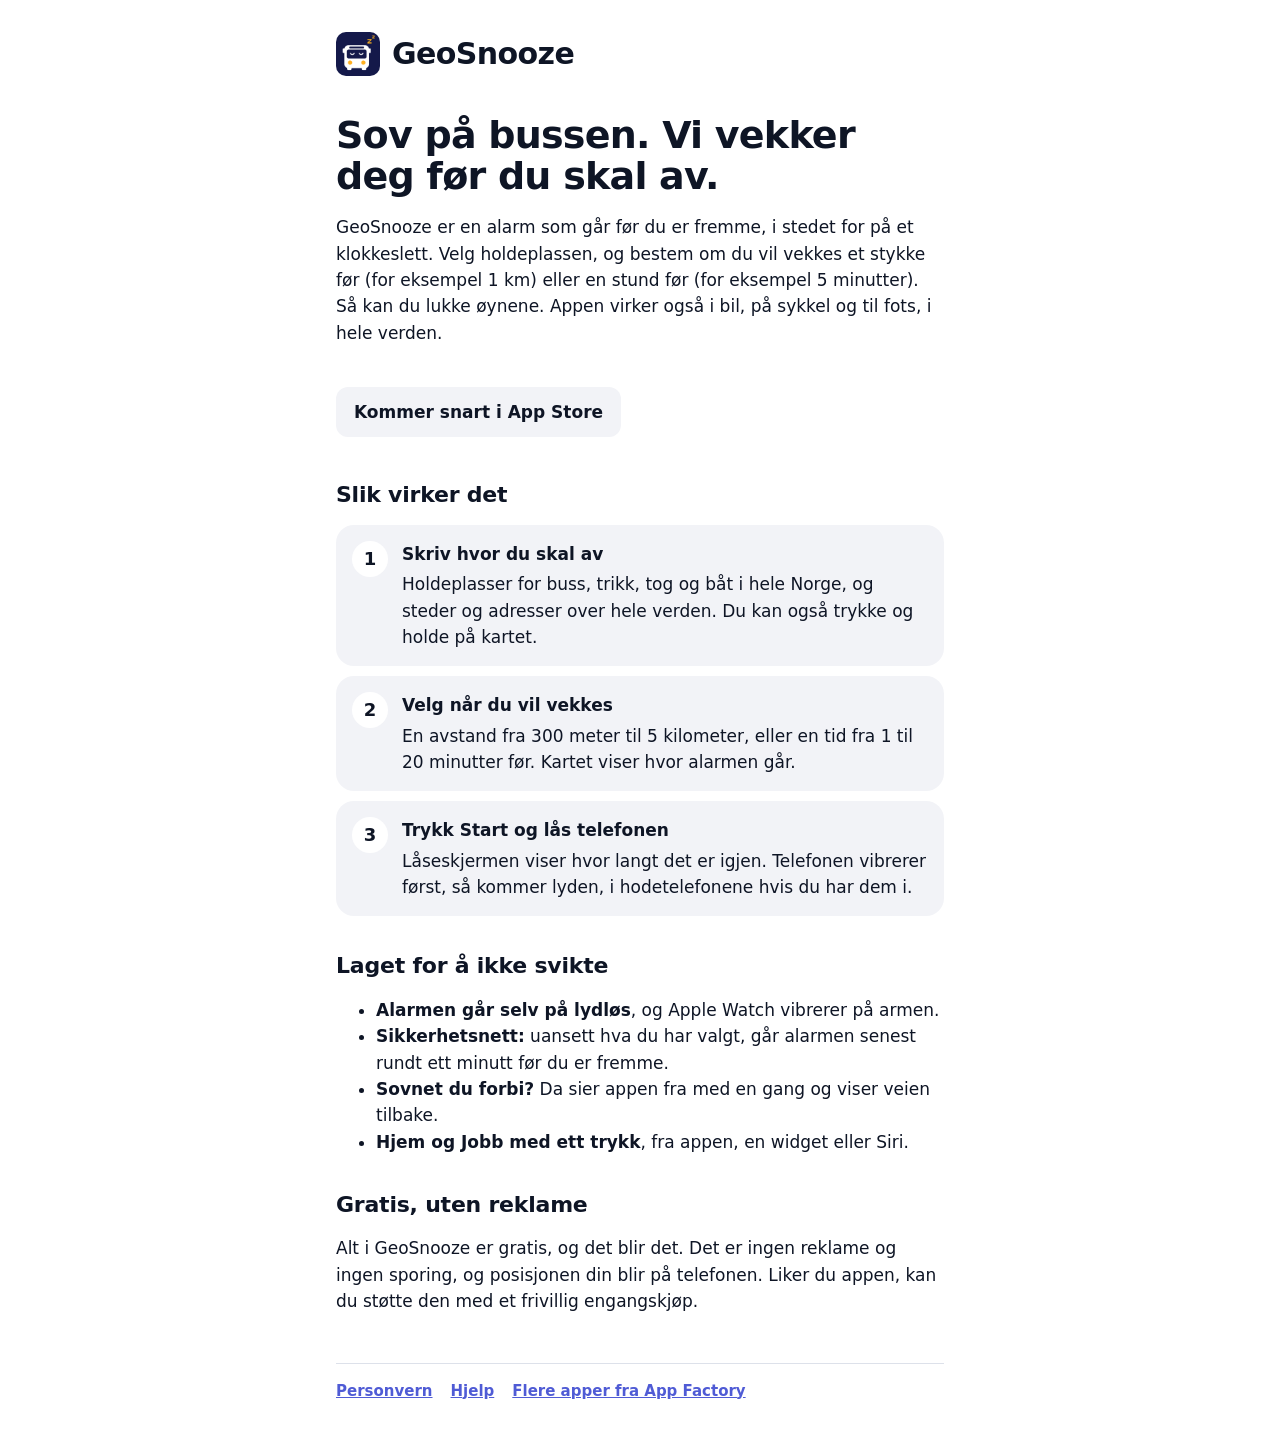
<file: index.html>
<!doctype html>
<html lang="nb">
<head>
<meta charset="utf-8">
<meta name="viewport" content="width=device-width, initial-scale=1">
<title>GeoSnooze – vekker deg før holdeplassen</title>
<meta name="description" content="Sov trygt på bussen, trikken eller toget. GeoSnooze vekker deg før du skal av.">
<meta name="theme-color" content="#FFFFFF">
<link rel="icon" href="./icon.png">
<link rel="apple-touch-icon" href="./icon.png">
<link rel="alternate" hreflang="nb" href="./">
<link rel="alternate" hreflang="x-default" href="./">
<link rel="stylesheet" href="./style.css">
</head>
<body>
<main>
  <a class="brand" href="./"><img src="./icon.png" alt="" width="44" height="44"><span>GeoSnooze</span></a>
  <h1>Sov på bussen. Vi vekker deg før du skal av.</h1>
  <p>GeoSnooze er en alarm som går før du er fremme, i stedet for på et klokkeslett. Velg holdeplassen,
    og bestem om du vil vekkes et stykke før (for eksempel 1 km) eller en stund før (for eksempel 5 minutter).
    Så kan du lukke øynene. Appen virker også i bil, på sykkel og til fots, i hele verden.</p>
  <p class="store-soon">Kommer snart i App Store</p>

  <h2>Slik virker det</h2>
  <ol class="steps">
    <li><b>Skriv hvor du skal av</b><span>Holdeplasser for buss, trikk, tog og båt i hele Norge, og steder og adresser
      over hele verden. Du kan også trykke og holde på kartet.</span></li>
    <li><b>Velg når du vil vekkes</b><span>En avstand fra 300 meter til 5 kilometer, eller en tid fra 1 til 20 minutter
      før. Kartet viser hvor alarmen går.</span></li>
    <li><b>Trykk Start og lås telefonen</b><span>Låseskjermen viser hvor langt det er igjen. Telefonen vibrerer først,
      så kommer lyden, i hodetelefonene hvis du har dem i.</span></li>
  </ol>

  <h2>Laget for å ikke svikte</h2>
  <ul>
    <li><strong>Alarmen går selv på lydløs</strong>, og Apple Watch vibrerer på armen.</li>
    <li><strong>Sikkerhetsnett:</strong> uansett hva du har valgt, går alarmen senest rundt ett minutt før du er fremme.</li>
    <li><strong>Sovnet du forbi?</strong> Da sier appen fra med en gang og viser veien tilbake.</li>
    <li><strong>Hjem og Jobb med ett trykk</strong>, fra appen, en widget eller Siri.</li>
  </ul>

  <h2>Gratis, uten reklame</h2>
  <p>Alt i GeoSnooze er gratis, og det blir det. Det er ingen reklame og ingen sporing, og posisjonen din blir
    på telefonen. Liker du appen, kan du støtte den med et frivillig engangskjøp.</p>
  <footer>
    <a href="personvern/">Personvern</a>
    <a href="support/">Hjelp</a>
    <a href="/">Flere apper fra App Factory</a>
  </footer>
</main>
</body>
</html>
</file>
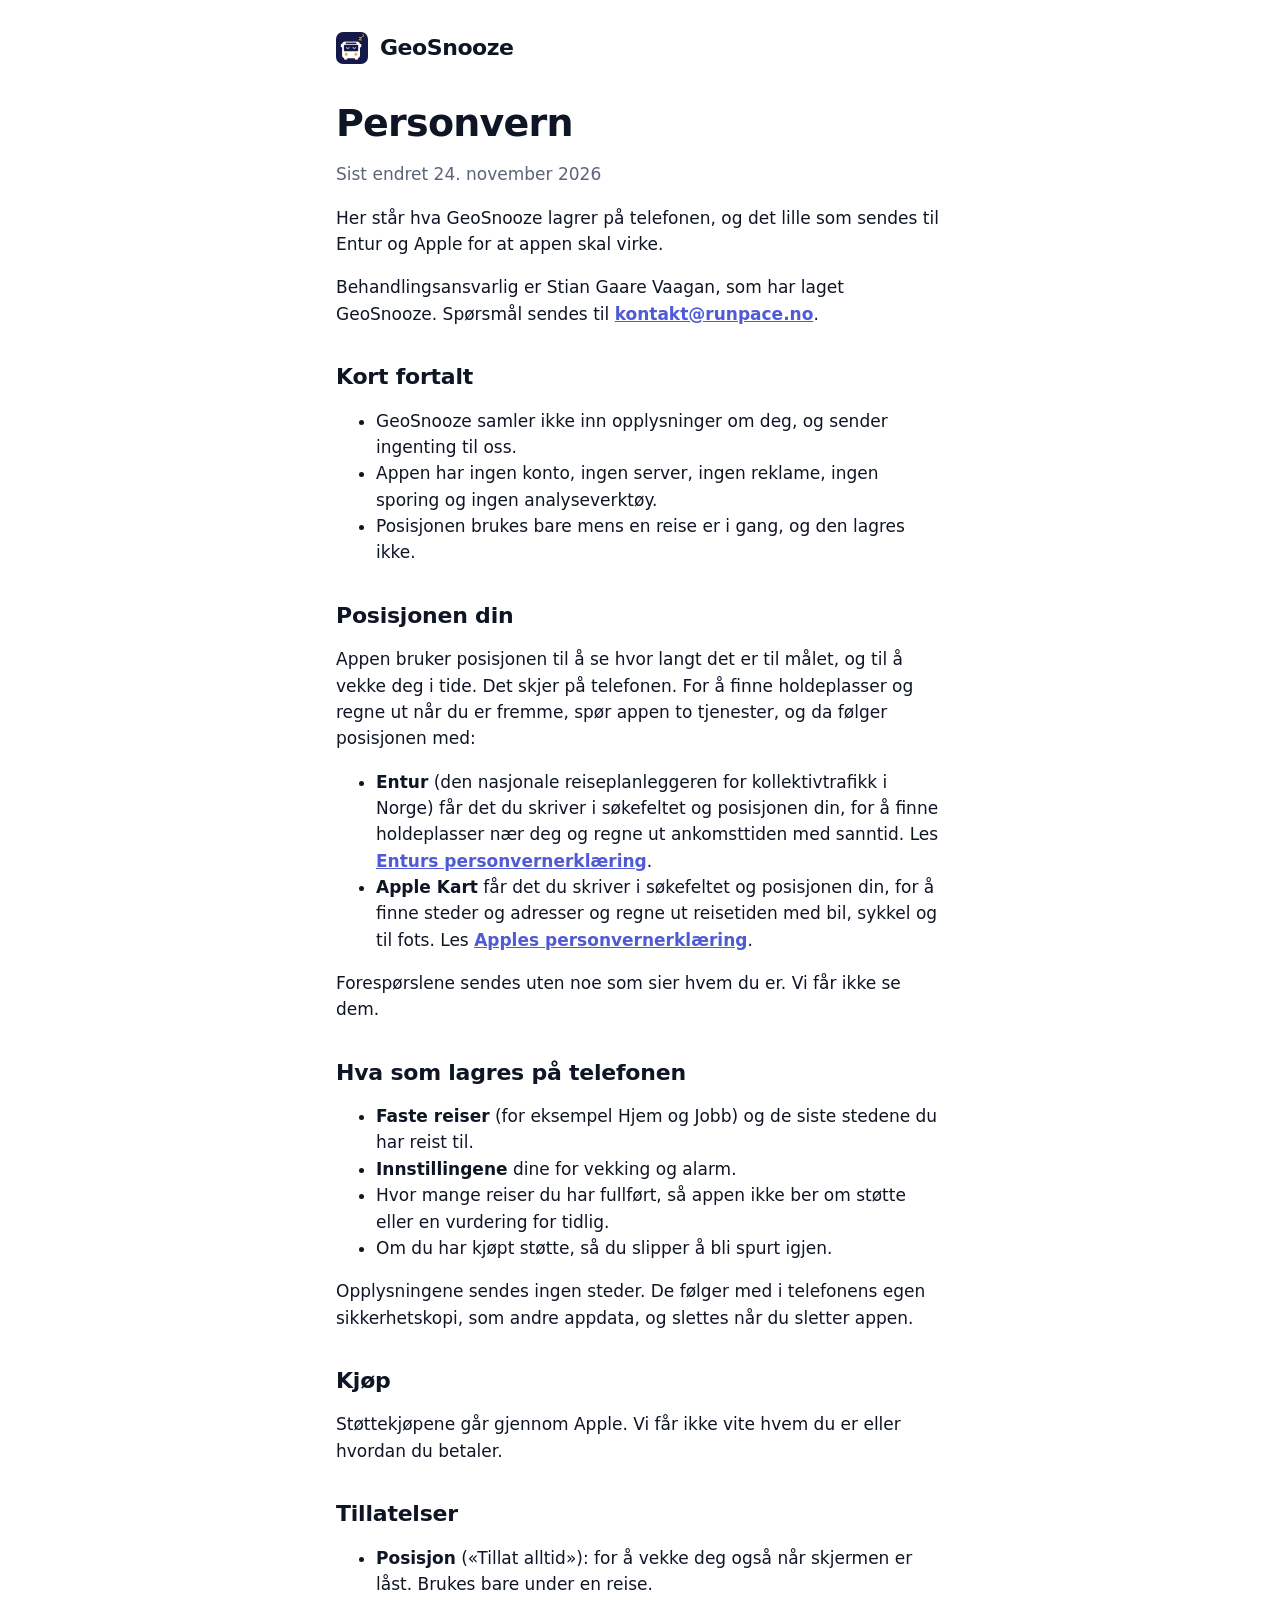
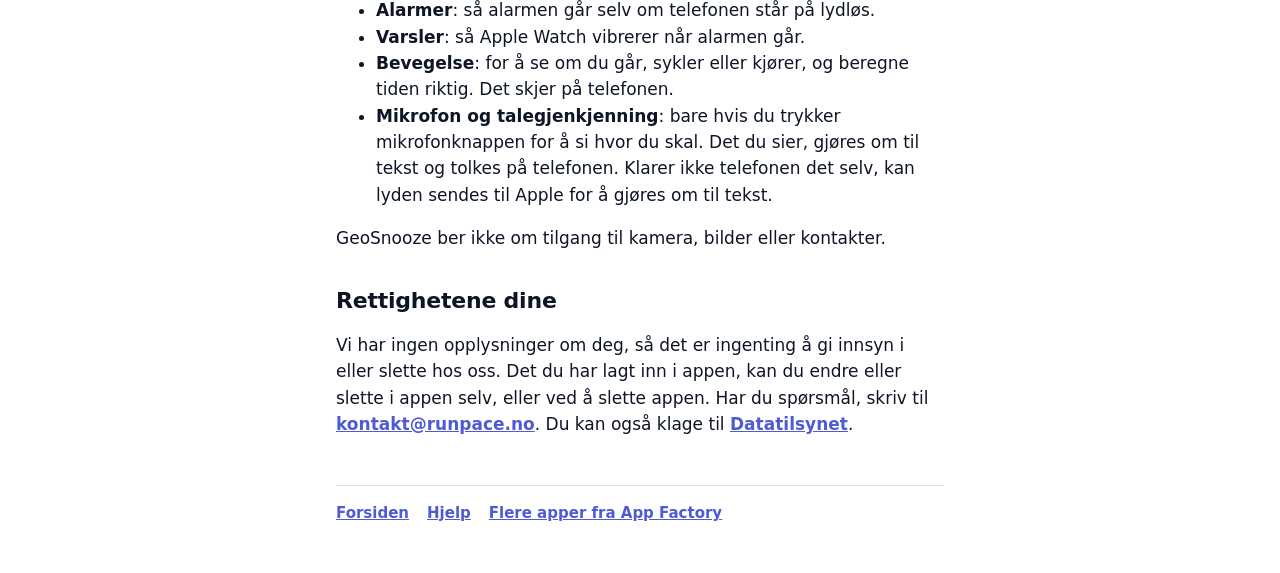
<file: personvern/index.html>
<!doctype html>
<html lang="nb">
<head>
<meta charset="utf-8">
<meta name="viewport" content="width=device-width, initial-scale=1">
<title>Personvern – GeoSnooze</title>
<meta name="description" content="GeoSnooze samler ikke inn opplysninger om deg. Her står hva appen lagrer på telefonen, og hva som sendes til Entur og Apple.">
<meta name="theme-color" content="#FFFFFF">
<link rel="icon" href="../icon.png">
<link rel="apple-touch-icon" href="../icon.png">
<link rel="alternate" hreflang="nb" href="../personvern/">
<link rel="alternate" hreflang="x-default" href="../personvern/">
<link rel="stylesheet" href="../style.css">
</head>
<body>
<main>
  <a class="brand small" href="../"><img src="../icon.png" alt="" width="44" height="44"><span>GeoSnooze</span></a>
  <h1>Personvern</h1>
  <p class="muted">Sist endret 24. november 2026</p>

  <p>Her står hva GeoSnooze lagrer på telefonen, og det lille som sendes til Entur og Apple for at appen skal virke.</p>
  <p>Behandlingsansvarlig er Stian Gaare Vaagan, som har laget GeoSnooze. Spørsmål sendes til
    <a href="mailto:kontakt@runpace.no">kontakt@runpace.no</a>.</p>

  <h2>Kort fortalt</h2>
  <ul>
    <li>GeoSnooze samler ikke inn opplysninger om deg, og sender ingenting til oss.</li>
    <li>Appen har ingen konto, ingen server, ingen reklame, ingen sporing og ingen analyseverktøy.</li>
    <li>Posisjonen brukes bare mens en reise er i gang, og den lagres ikke.</li>
  </ul>

  <h2>Posisjonen din</h2>
  <p>Appen bruker posisjonen til å se hvor langt det er til målet, og til å vekke deg i tide. Det skjer på telefonen.
    For å finne holdeplasser og regne ut når du er fremme, spør appen to tjenester, og da følger posisjonen med:</p>
  <ul>
    <li><strong>Entur</strong> (den nasjonale reiseplanleggeren for kollektivtrafikk i Norge) får det du skriver i
      søkefeltet og posisjonen din, for å finne holdeplasser nær deg og regne ut ankomsttiden med sanntid. Les
      <a href="https://www.entur.no/personvern">Enturs personvernerklæring</a>.</li>
    <li><strong>Apple Kart</strong> får det du skriver i søkefeltet og posisjonen din, for å finne steder og adresser
      og regne ut reisetiden med bil, sykkel og til fots. Les
      <a href="https://www.apple.com/legal/privacy/">Apples personvernerklæring</a>.</li>
  </ul>
  <p>Forespørslene sendes uten noe som sier hvem du er. Vi får ikke se dem.</p>

  <h2>Hva som lagres på telefonen</h2>
  <ul>
    <li><strong>Faste reiser</strong> (for eksempel Hjem og Jobb) og de siste stedene du har reist til.</li>
    <li><strong>Innstillingene</strong> dine for vekking og alarm.</li>
    <li>Hvor mange reiser du har fullført, så appen ikke ber om støtte eller en vurdering for tidlig.</li>
    <li>Om du har kjøpt støtte, så du slipper å bli spurt igjen.</li>
  </ul>
  <p>Opplysningene sendes ingen steder. De følger med i telefonens egen sikkerhetskopi, som andre appdata, og
    slettes når du sletter appen.</p>

  <h2>Kjøp</h2>
  <p>Støttekjøpene går gjennom Apple. Vi får ikke vite hvem du er eller hvordan du betaler.</p>

  <h2>Tillatelser</h2>
  <ul>
    <li><strong>Posisjon</strong> («Tillat alltid»): for å vekke deg også når skjermen er låst. Brukes bare under en reise.</li>
    <li><strong>Alarmer</strong>: så alarmen går selv om telefonen står på lydløs.</li>
    <li><strong>Varsler</strong>: så Apple Watch vibrerer når alarmen går.</li>
    <li><strong>Bevegelse</strong>: for å se om du går, sykler eller kjører, og beregne tiden riktig. Det skjer på telefonen.</li>
    <li><strong>Mikrofon og talegjenkjenning</strong>: bare hvis du trykker mikrofonknappen for å si hvor du skal. Det
      du sier, gjøres om til tekst og tolkes på telefonen. Klarer ikke telefonen det selv, kan lyden sendes til Apple
      for å gjøres om til tekst.</li>
  </ul>
  <p>GeoSnooze ber ikke om tilgang til kamera, bilder eller kontakter.</p>

  <h2>Rettighetene dine</h2>
  <p>Vi har ingen opplysninger om deg, så det er ingenting å gi innsyn i eller slette hos oss. Det du har lagt inn i
    appen, kan du endre eller slette i appen selv, eller ved å slette appen. Har du spørsmål, skriv til
    <a href="mailto:kontakt@runpace.no">kontakt@runpace.no</a>. Du kan også klage til
    <a href="https://www.datatilsynet.no">Datatilsynet</a>.</p>
  <footer>
    <a href="../">Forsiden</a>
    <a href="../support/">Hjelp</a>
    <a href="/">Flere apper fra App Factory</a>
  </footer>
</main>
</body>
</html>
</file>
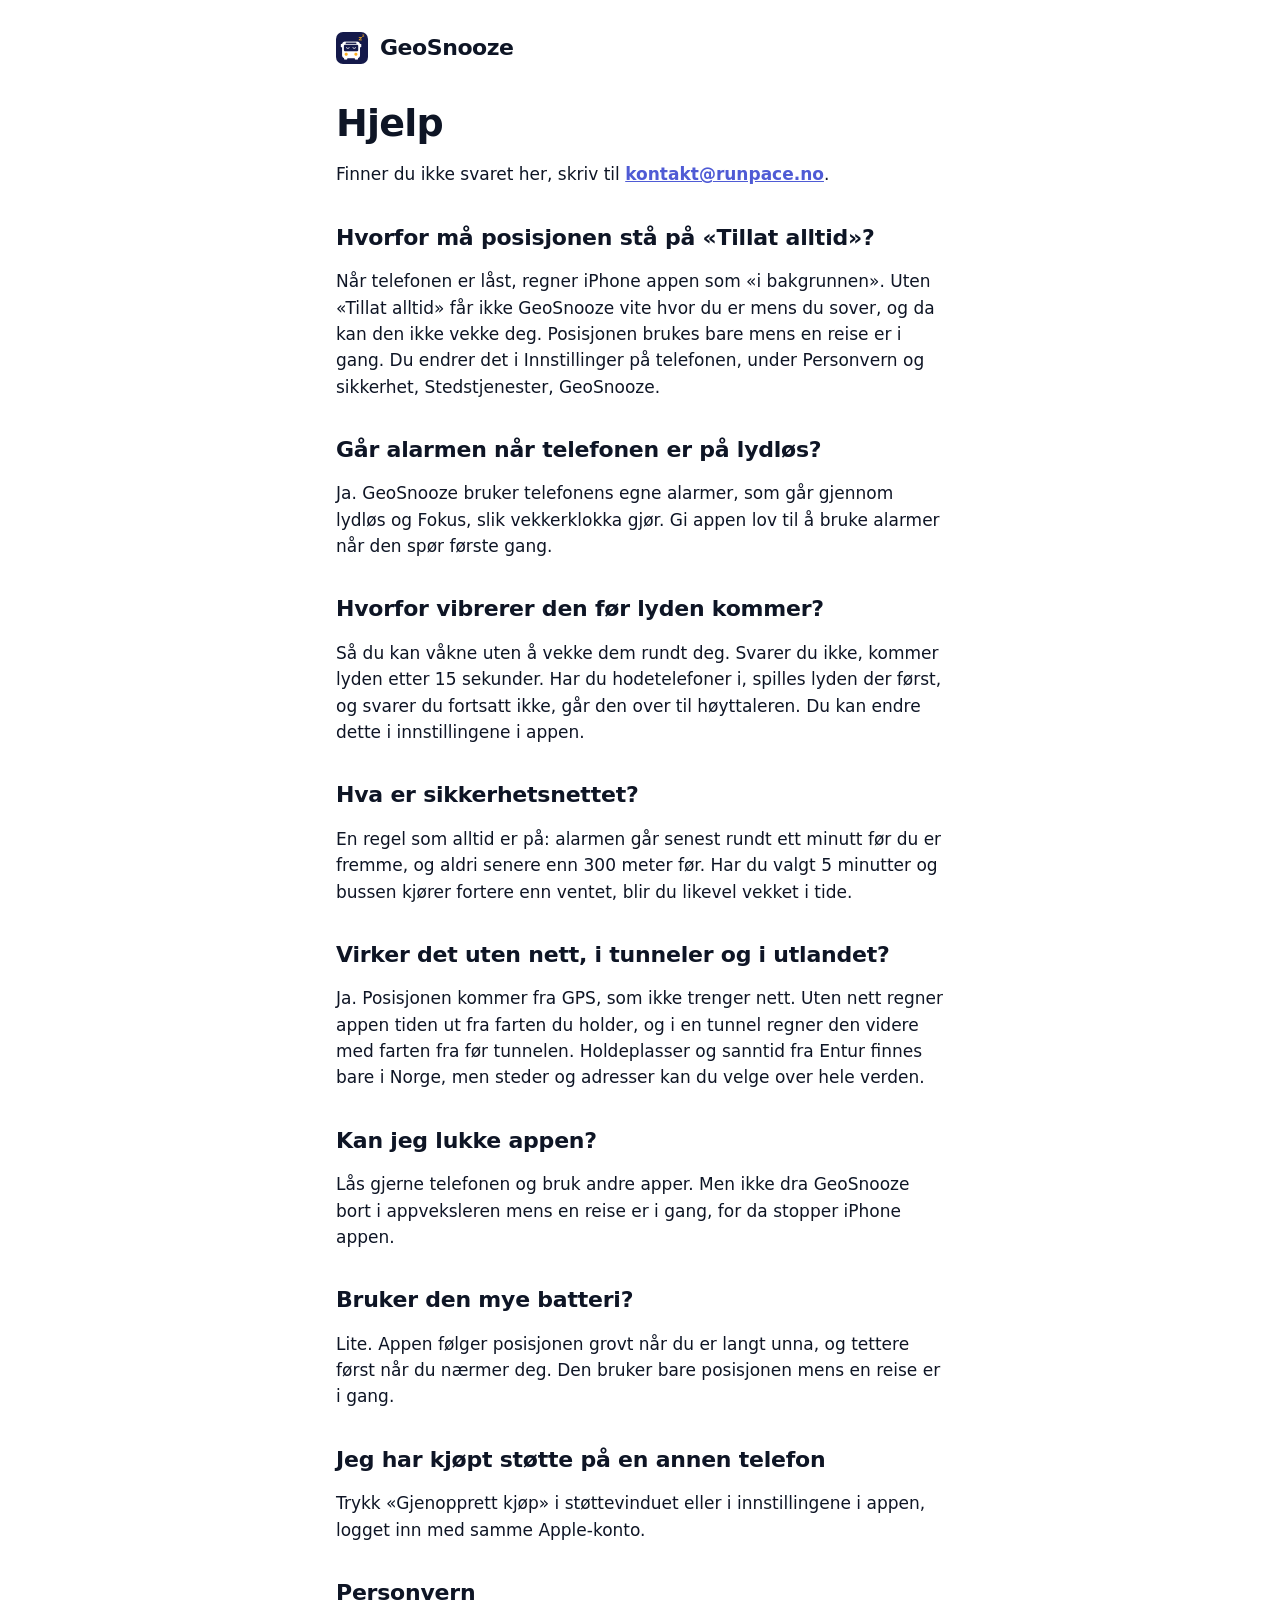
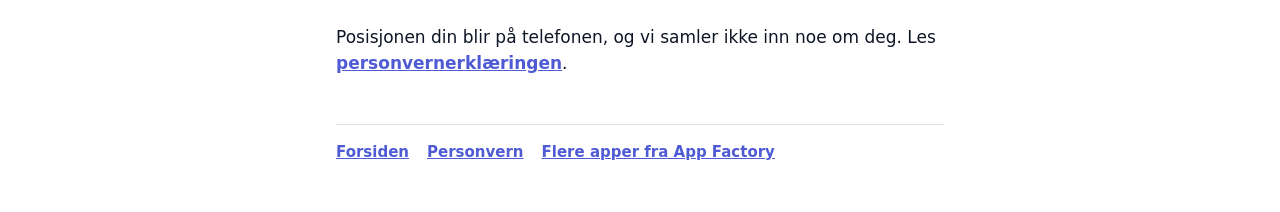
<file: support/index.html>
<!doctype html>
<html lang="nb">
<head>
<meta charset="utf-8">
<meta name="viewport" content="width=device-width, initial-scale=1">
<title>Hjelp – GeoSnooze</title>
<meta name="description" content="Svar på vanlige spørsmål om GeoSnooze, og hvordan du kontakter oss.">
<meta name="theme-color" content="#FFFFFF">
<link rel="icon" href="../icon.png">
<link rel="apple-touch-icon" href="../icon.png">
<link rel="alternate" hreflang="nb" href="../support/">
<link rel="alternate" hreflang="x-default" href="../support/">
<link rel="stylesheet" href="../style.css">
</head>
<body>
<main>
  <a class="brand small" href="../"><img src="../icon.png" alt="" width="44" height="44"><span>GeoSnooze</span></a>
  <h1>Hjelp</h1>
  <p>Finner du ikke svaret her, skriv til <a href="mailto:kontakt@runpace.no">kontakt@runpace.no</a>.</p>

  <h2>Hvorfor må posisjonen stå på «Tillat alltid»?</h2>
  <p>Når telefonen er låst, regner iPhone appen som «i bakgrunnen». Uten «Tillat alltid» får ikke GeoSnooze vite hvor
    du er mens du sover, og da kan den ikke vekke deg. Posisjonen brukes bare mens en reise er i gang. Du endrer
    det i Innstillinger på telefonen, under Personvern og sikkerhet, Stedstjenester, GeoSnooze.</p>

  <h2>Går alarmen når telefonen er på lydløs?</h2>
  <p>Ja. GeoSnooze bruker telefonens egne alarmer, som går gjennom lydløs og Fokus, slik vekkerklokka gjør.
    Gi appen lov til å bruke alarmer når den spør første gang.</p>

  <h2>Hvorfor vibrerer den før lyden kommer?</h2>
  <p>Så du kan våkne uten å vekke dem rundt deg. Svarer du ikke, kommer lyden etter 15 sekunder. Har du hodetelefoner
    i, spilles lyden der først, og svarer du fortsatt ikke, går den over til høyttaleren. Du kan endre dette i
    innstillingene i appen.</p>

  <h2>Hva er sikkerhetsnettet?</h2>
  <p>En regel som alltid er på: alarmen går senest rundt ett minutt før du er fremme, og aldri senere enn
    300 meter før. Har du valgt 5 minutter og bussen kjører fortere enn ventet, blir du likevel vekket i tide.</p>

  <h2>Virker det uten nett, i tunneler og i utlandet?</h2>
  <p>Ja. Posisjonen kommer fra GPS, som ikke trenger nett. Uten nett regner appen tiden ut fra farten du holder,
    og i en tunnel regner den videre med farten fra før tunnelen. Holdeplasser og sanntid fra Entur finnes bare
    i Norge, men steder og adresser kan du velge over hele verden.</p>

  <h2>Kan jeg lukke appen?</h2>
  <p>Lås gjerne telefonen og bruk andre apper. Men ikke dra GeoSnooze bort i appveksleren mens en reise er i gang,
    for da stopper iPhone appen.</p>

  <h2>Bruker den mye batteri?</h2>
  <p>Lite. Appen følger posisjonen grovt når du er langt unna, og tettere først når du nærmer deg. Den bruker bare
    posisjonen mens en reise er i gang.</p>

  <h2>Jeg har kjøpt støtte på en annen telefon</h2>
  <p>Trykk «Gjenopprett kjøp» i støttevinduet eller i innstillingene i appen, logget inn med samme Apple-konto.</p>

  <h2>Personvern</h2>
  <p>Posisjonen din blir på telefonen, og vi samler ikke inn noe om deg. Les
    <a href="../personvern/">personvernerklæringen</a>.</p>
  <footer>
    <a href="../">Forsiden</a>
    <a href="../personvern/">Personvern</a>
    <a href="/">Flere apper fra App Factory</a>
  </footer>
</main>
</body>
</html>
</file>
<file: style.css>
/* Laget av Felles/skript/nettside.py fra app.json. Rett ikke her. */
:root {
  --bakgrunn: #FFFFFF;
  --flate: #F2F3F7;
  --tekst: #0E1525;
  --overskrift: #0E1525;
  --dempet: #5B6478;
  --aksent: #4F5BD5;
  --linje: #DDE1EA;
  color-scheme: light;
}
/* Grunnstilen for appnettsidene (Felles/skript/nettside/style.css). Fargene kommer fra app.json.
   Appens egne fonter og pynt legges i content/nettside/ekstra.css. */
* { box-sizing: border-box; }
html { -webkit-text-size-adjust: 100%; }
body {
  margin: 0;
  background: var(--bakgrunn);
  color: var(--tekst);
  font: 400 17px/1.55 -apple-system, system-ui, "Segoe UI", sans-serif;
}
main { max-width: 640px; margin: 0 auto; padding: 32px 16px 48px; }

.brand { display: inline-flex; align-items: center; gap: 12px; text-decoration: none; color: var(--overskrift); }
.brand img { width: 44px; height: 44px; border-radius: 10px; flex: none; }
.brand span { font: 800 30px/1 -apple-system, system-ui, sans-serif; letter-spacing: -0.02em; }
.brand.small img { width: 32px; height: 32px; border-radius: 7px; }
.brand.small span { font-size: 22px; }

h1 { color: var(--overskrift); font: 800 38px/1.08 -apple-system, system-ui, sans-serif; letter-spacing: -0.02em; margin: 32px 0 12px; }
h2 { color: var(--overskrift); font: 700 22px/1.25 -apple-system, system-ui, sans-serif; letter-spacing: -0.01em; margin: 36px 0 8px; }
strong, b { color: var(--overskrift); font-weight: 700; }
a { color: var(--aksent); font-weight: 600; }
.muted { color: var(--dempet); }

.store-badge { display: inline-block; margin: 24px 0 8px; line-height: 0; }
.store-badge img { height: 50px; width: auto; display: block; }
.store-badge:hover { opacity: 0.85; }
.store-soon { display: inline-block; margin: 24px 0 8px; padding: 12px 18px; border-radius: 12px; background: var(--flate); color: var(--overskrift); font-weight: 600; }

ol.steps { list-style: none; padding: 0; margin: 16px 0 0; display: grid; gap: 10px; counter-reset: step; }
ol.steps li { counter-increment: step; display: grid; grid-template-columns: 36px 1fr; gap: 4px 14px; background: var(--flate); border-radius: 18px; padding: 16px; }
ol.steps li::before { content: counter(step); grid-row: span 2; width: 36px; height: 36px; border-radius: 50%; background: var(--bakgrunn); color: var(--overskrift); font: 800 18px/36px -apple-system, system-ui, sans-serif; text-align: center; }

.pro { background: var(--flate); border-radius: 18px; padding: 20px; margin: 16px 0; }
.pro h2 { margin-top: 0; }
.pro ul { margin: 8px 0 0; padding-left: 20px; }
.badge { display: inline-block; background: var(--aksent); color: var(--bakgrunn); font: 800 13px/1 -apple-system, system-ui, sans-serif; letter-spacing: 0.04em; text-transform: uppercase; border-radius: 8px; padding: 5px 8px; vertical-align: 3px; }

footer { margin-top: 48px; padding-top: 16px; border-top: 1px solid var(--linje); font-size: 15px; display: flex; flex-wrap: wrap; gap: 8px 18px; }
</file>
